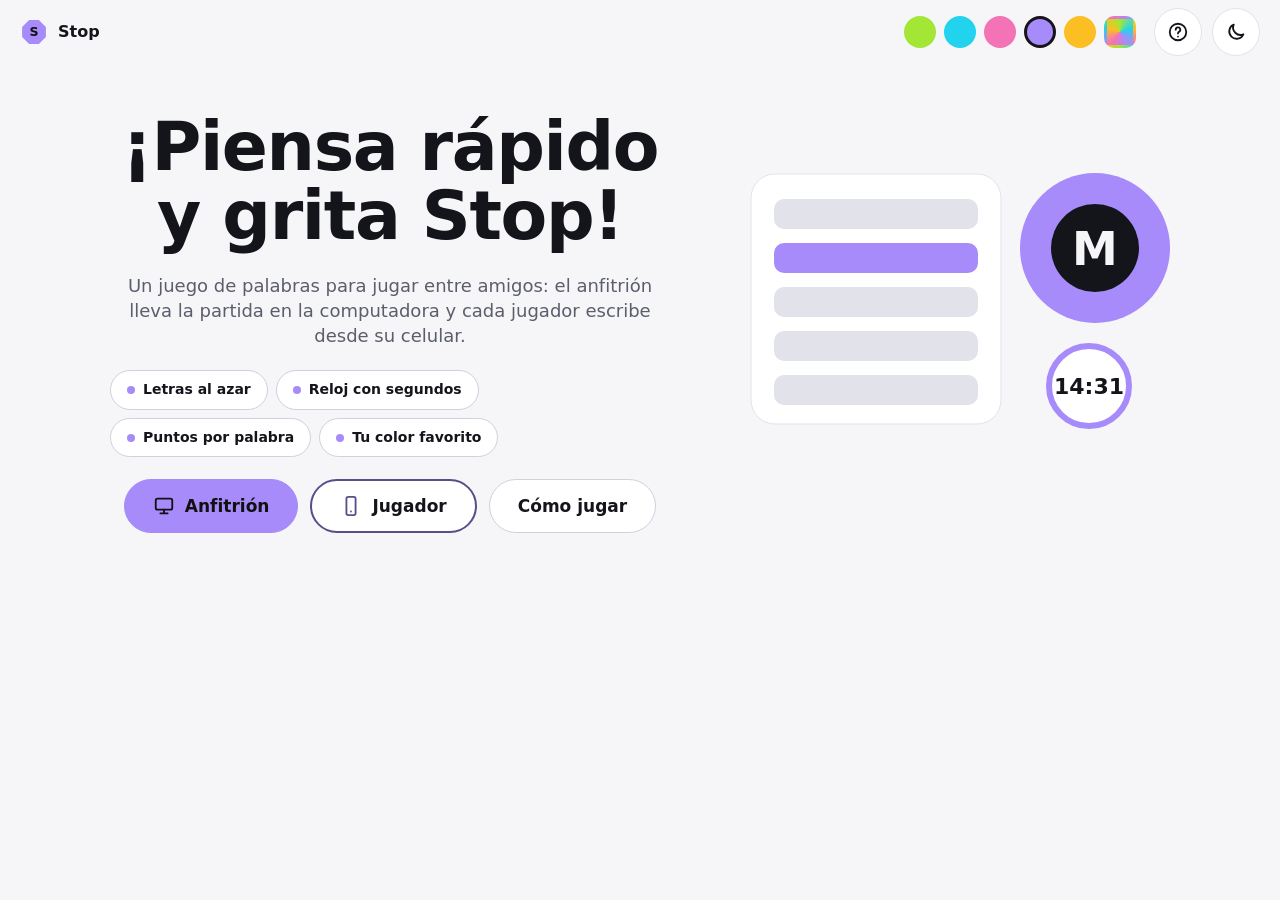
<file: index.html>
<!doctype html>
<html lang="es">
<head>
  <meta charset="utf-8">
  <meta name="viewport" content="width=device-width, initial-scale=1, viewport-fit=cover">
  <meta name="theme-color" content="#12131A">
  <title>Stop · Juego de palabras</title>
  <link rel="icon" href="img/icono.svg" type="image/svg+xml">
  <link rel="stylesheet" href="css/tono.css">
  <link rel="stylesheet" href="css/style.css">
  <!-- Tema y acento se aplican antes de pintar para evitar parpadeos -->
  <script src="js/nucleo/almacenamiento.js"></script>
  <script src="js/tono.js"></script>
</head>
<body>
  <div id="barra"></div>
  <main class="contenido">
    <section class="heroe">
      <div class="heroe__texto">
        <h1 class="heroe__titulo">¡Piensa rápido y grita Stop!</h1>
        <p class="heroe__subtitulo">Un juego de palabras para jugar entre amigos: el anfitrión lleva la partida en la computadora y cada jugador escribe desde su celular.</p>
        <div class="chips">
          <span class="chip">Letras al azar</span>
          <span class="chip">Reloj con segundos</span>
          <span class="chip">Puntos por palabra</span>
          <span class="chip">Tu color favorito</span>
        </div>
        <div class="heroe__botones">
          <a class="boton boton--primario" href="anfitrion.html">
            <svg width="22" height="22" viewBox="0 0 24 24" fill="none" stroke="currentColor" stroke-width="2" stroke-linecap="round" stroke-linejoin="round" role="img" aria-label="Pantalla"><rect x="3" y="4" width="18" height="12" rx="2"/><path d="M8 20h8M12 16v4"/></svg>
            Anfitrión
          </a>
          <a class="boton boton--contorno" href="jugador.html">
            <svg width="22" height="22" viewBox="0 0 24 24" fill="none" stroke="currentColor" stroke-width="2" stroke-linecap="round" stroke-linejoin="round" role="img" aria-label="Celular"><rect x="7" y="2" width="10" height="20" rx="2"/><path d="M12 18h.01"/></svg>
            Jugador
          </a>
          <button class="boton" type="button" id="boton-como-jugar">Cómo jugar</button>
        </div>
      </div>
      <svg class="ilustracion" viewBox="0 0 420 300" role="img" aria-label="Ilustración: tarjeta de respuestas, letra M y reloj">
        <rect class="il-tarjeta" x="1" y="1" width="250" height="250" rx="24"/>
        <rect class="il-barra" x="24" y="26" width="204" height="30" rx="10"/>
        <rect class="il-barra il-barra--activa" x="24" y="70" width="204" height="30" rx="10"/>
        <rect class="il-barra" x="24" y="114" width="204" height="30" rx="10"/>
        <rect class="il-barra" x="24" y="158" width="204" height="30" rx="10"/>
        <rect class="il-barra" x="24" y="202" width="204" height="30" rx="10"/>
        <circle class="il-circulo" cx="345" cy="75" r="75"/>
        <circle class="il-interior" cx="345" cy="75" r="44"/>
        <text class="il-letra" x="345" y="92" text-anchor="middle" font-size="46" font-family="system-ui, sans-serif">M</text>
        <circle class="il-aro" cx="339" cy="213" r="40"/>
        <text class="il-hora" x="339" y="221" text-anchor="middle" font-size="22" font-family="system-ui, sans-serif">14:31</text>
      </svg>
    </section>
  </main>

  <script src="js/nucleo/dom.js"></script>
  <script src="js/nucleo/portapapeles.js"></script>
  <script src="js/nucleo/iconos.js"></script>
  <script src="js/nucleo/tiempo.js"></script>
  <script src="js/nucleo/letras.js"></script>
  <script src="js/nucleo/categorias.js"></script>
  <script src="js/nucleo/puntuacion.js"></script>
  <script src="js/nucleo/codigo-sala.js"></script>
  <script src="js/barra.js"></script>
  <script src="js/vistas/inicio.js"></script>
</body>
</html>
</file>
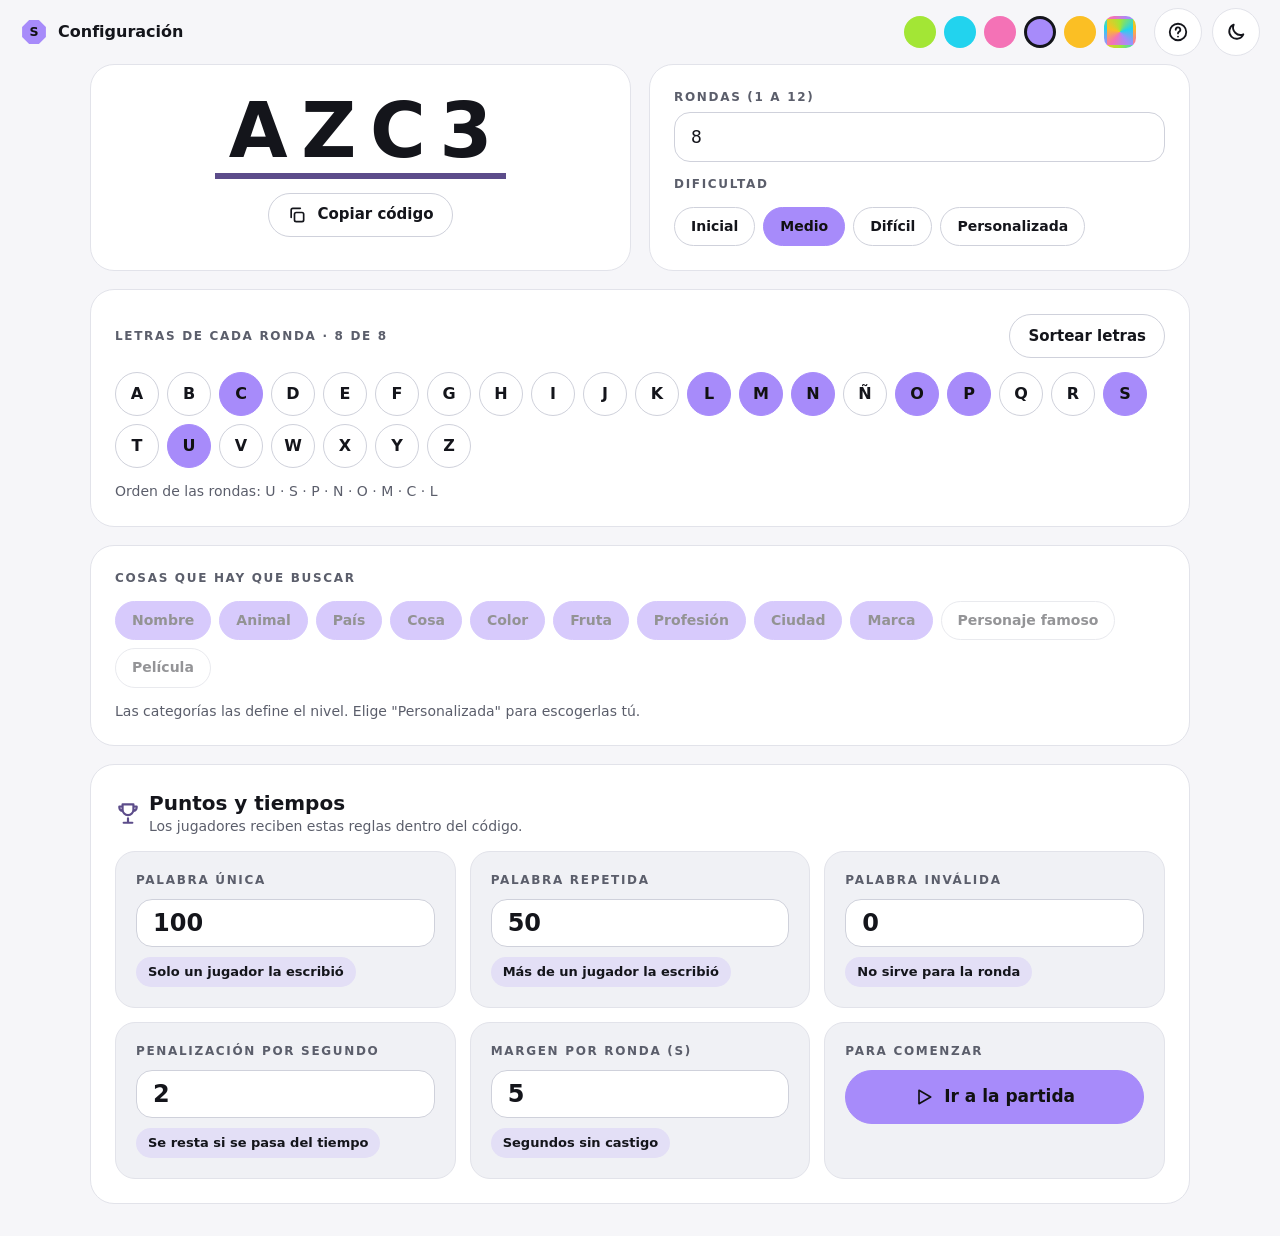
<file: anfitrion.html>
<!doctype html>
<html lang="es">
<head>
  <meta charset="utf-8">
  <meta name="viewport" content="width=device-width, initial-scale=1, viewport-fit=cover">
  <meta name="theme-color" content="#12131A">
  <title>Stop · Configuración</title>
  <link rel="icon" href="img/icono.svg" type="image/svg+xml">
  <link rel="stylesheet" href="css/tono.css">
  <link rel="stylesheet" href="css/style.css">
  <!-- Tema y acento se aplican antes de pintar para evitar parpadeos -->
  <script src="js/nucleo/almacenamiento.js"></script>
  <script src="js/tono.js"></script>
</head>
<body>
  <div id="barra"></div>
  <main class="contenido">
    <section class="fila-tarjetas">
      <article class="tarjeta tarjeta--centro">
        <button class="codigo-grande" type="button" id="codigo-sala" aria-label="Código de sala no disponible" disabled>----</button>
        <button class="boton boton--pequeno" type="button" id="boton-copiar" disabled>
          <svg width="20" height="20" viewBox="0 0 24 24" fill="none" stroke="currentColor" stroke-width="2" stroke-linecap="round" stroke-linejoin="round" role="img" aria-label="Copiar"><rect x="9" y="9" width="11" height="11" rx="2"/><path d="M5 15V6a2 2 0 0 1 2-2h9"/></svg>
          Copiar código
        </button>
      </article>
      <article class="tarjeta">
        <div class="campo">
          <label class="etiqueta" for="entrada-rondas">Rondas (1 a 12)</label>
          <input id="entrada-rondas" type="number" min="1" max="12" inputmode="numeric">
        </div>
        <span class="etiqueta" id="etiqueta-dificultad">Dificultad</span>
        <div class="chips" id="grupo-dificultad" role="group" aria-labelledby="etiqueta-dificultad"></div>
      </article>
    </section>
    <p class="aviso aviso--ok" id="mensaje-codigo" role="status"></p>

    <section class="tarjeta">
      <div class="chips" style="justify-content: space-between; align-items: center">
        <span class="etiqueta">Letras de cada ronda · <span id="contador-letras"></span></span>
        <button class="boton boton--pequeno" type="button" id="boton-sortear">Sortear letras</button>
      </div>
      <div class="chips" id="cuadricula-letras"></div>
      <p class="tarjeta__subtitulo" id="orden-letras"></p>
    </section>

    <section class="tarjeta">
      <span class="etiqueta" id="etiqueta-categorias">Cosas que hay que buscar</span>
      <div class="chips" id="grupo-categorias" role="group" aria-labelledby="etiqueta-categorias"></div>
      <p class="tarjeta__subtitulo" id="nota-categorias"></p>
      <div id="bloque-propias" class="contenido" style="width: 100%; gap: 10px; padding: 0" hidden>
        <span class="etiqueta">Tus categorías · <span id="contador-propias"></span></span>
        <div class="chips" id="lista-propias"></div>
        <form class="formulario-palabra" id="formulario-propia">
          <input id="entrada-propia" type="text" maxlength="20" autocomplete="off" aria-label="Nombre de la nueva categoría" placeholder="Ej.: Instrumento musical">
          <button class="boton boton--pequeno boton--primario" type="submit">Añadir categoría</button>
        </form>
        <p class="aviso" id="mensaje-propia" role="status"></p>
      </div>
    </section>

    <section class="tarjeta">
      <div class="chips" style="align-items: center; flex-wrap: nowrap">
        <svg width="26" height="26" viewBox="0 0 24 24" fill="none" stroke="var(--acento-fuerte)" stroke-width="2" stroke-linecap="round" stroke-linejoin="round" role="img" aria-label="Trofeo"><path d="M8 21h8M12 17v4M7 4h10v5a5 5 0 0 1-10 0zM7 6H4v1a3 3 0 0 0 3 3M17 6h3v1a3 3 0 0 1-3 3"/></svg>
        <div>
          <h1 class="tarjeta__titulo">Puntos y tiempos</h1>
          <p class="tarjeta__subtitulo">Los jugadores reciben estas reglas dentro del código.</p>
        </div>
      </div>
      <div class="rejilla-3">
        <div class="loseta"><label class="etiqueta" for="regla-unica">Palabra única</label><div class="campo campo--numero"><input id="regla-unica" type="number" min="0" max="1000" inputmode="numeric"></div><span class="chip chip--suave">Solo un jugador la escribió</span></div>
        <div class="loseta"><label class="etiqueta" for="regla-repetida">Palabra repetida</label><div class="campo campo--numero"><input id="regla-repetida" type="number" min="0" max="1000" inputmode="numeric"></div><span class="chip chip--suave">Más de un jugador la escribió</span></div>
        <div class="loseta"><label class="etiqueta" for="regla-invalida">Palabra inválida</label><div class="campo campo--numero"><input id="regla-invalida" type="number" min="0" max="1000" inputmode="numeric"></div><span class="chip chip--suave">No sirve para la ronda</span></div>
        <div class="loseta"><label class="etiqueta" for="regla-penalizacion">Penalización por segundo</label><div class="campo campo--numero"><input id="regla-penalizacion" type="number" min="0" max="100" inputmode="numeric"></div><span class="chip chip--suave">Se resta si se pasa del tiempo</span></div>
        <div class="loseta"><label class="etiqueta" for="regla-gracia">Margen por ronda (s)</label><div class="campo campo--numero"><input id="regla-gracia" type="number" min="0" max="60" inputmode="numeric"></div><span class="chip chip--suave">Segundos sin castigo</span></div>
        <div class="loseta">
          <span class="etiqueta">Para comenzar</span>
          <button class="boton boton--primario" type="button" id="boton-iniciar">
            <svg width="20" height="20" viewBox="0 0 24 24" fill="none" stroke="currentColor" stroke-width="2" stroke-linecap="round" stroke-linejoin="round" role="img" aria-label="Reproducir"><path d="M6 4l14 8-14 8z"/></svg>
            Ir a la partida
          </button>
          <a class="boton boton--pequeno" id="enlace-continuar" href="partida.html" hidden>Continuar la partida guardada</a>
        </div>
      </div>
      <p class="aviso" id="mensaje" role="status"></p>
    </section>
  </main>

  <script src="js/nucleo/dom.js"></script>
  <script src="js/nucleo/portapapeles.js"></script>
  <script src="js/nucleo/iconos.js"></script>
  <script src="js/nucleo/tiempo.js"></script>
  <script src="js/nucleo/letras.js"></script>
  <script src="js/nucleo/categorias.js"></script>
  <script src="js/nucleo/puntuacion.js"></script>
  <script src="js/nucleo/codigo-sala.js"></script>
  <script src="js/barra.js"></script>
  <script src="js/vistas/anfitrion.js"></script>
</body>
</html>
</file>
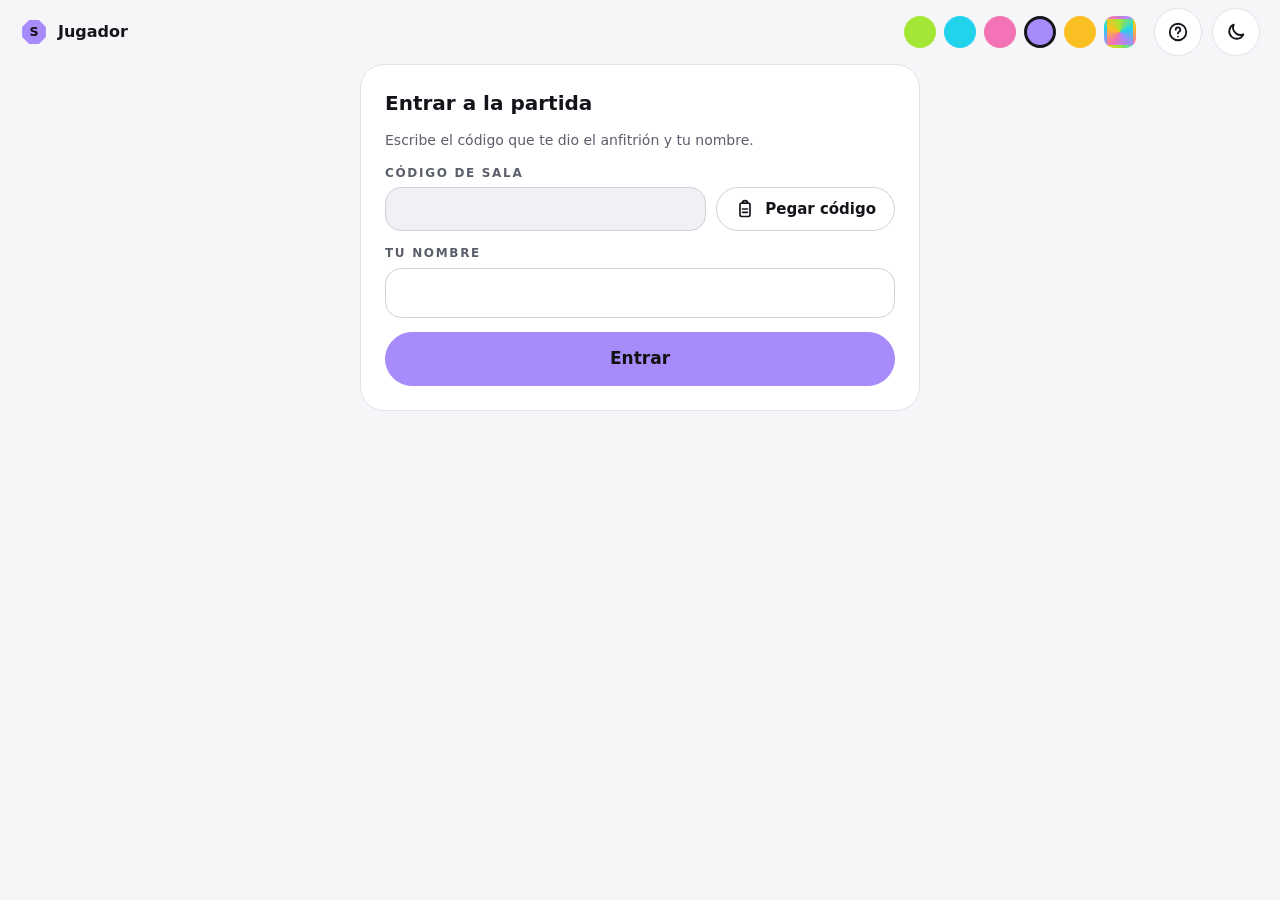
<file: jugador.html>
<!doctype html>
<html lang="es">
<head>
  <meta charset="utf-8">
  <meta name="viewport" content="width=device-width, initial-scale=1, viewport-fit=cover">
  <meta name="theme-color" content="#12131A">
  <title>Stop · Jugador</title>
  <link rel="icon" href="img/icono.svg" type="image/svg+xml">
  <link rel="stylesheet" href="css/tono.css">
  <link rel="stylesheet" href="css/style.css">
  <!-- Tema y acento se aplican antes de pintar para evitar parpadeos -->
  <script src="js/nucleo/almacenamiento.js"></script>
  <script src="js/tono.js"></script>
</head>
<body>
  <div id="barra"></div>
  <main class="contenido contenido--estrecho">

    <!-- 1. Ingreso -->
    <section id="pantalla-ingreso" class="tarjeta">
      <h1 class="tarjeta__titulo">Entrar a la partida</h1>
      <p class="tarjeta__subtitulo">Escribe el código que te dio el anfitrión y tu nombre.</p>
      <form id="formulario-ingreso" class="contenido" style="width: 100%; gap: 14px; padding: 0">
        <div class="campo"><label class="etiqueta" for="entrada-codigo">Código de sala</label>
          <div class="copiable">
            <input id="entrada-codigo" type="text" autocomplete="off" autocapitalize="characters" spellcheck="false">
            <button class="boton boton--pequeno" type="button" id="boton-pegar">
              <svg width="20" height="20" viewBox="0 0 24 24" fill="none" stroke="currentColor" stroke-width="2" stroke-linecap="round" stroke-linejoin="round" role="img" aria-label="Pegar"><rect x="6" y="5" width="12" height="16" rx="2"/><path d="M9 5a3 3 0 0 1 6 0M9 12h6M9 16h6"/></svg>
              Pegar código
            </button>
          </div>
        </div>
        <div class="campo"><label class="etiqueta" for="entrada-jugador">Tu nombre</label><input id="entrada-jugador" type="text" maxlength="20" autocomplete="nickname"></div>
        <p class="aviso" id="mensaje-ingreso" role="status"></p>
        <button class="boton boton--primario" type="submit">Entrar</button>
      </form>
    </section>

    <!-- 2. Ronda -->
    <section id="pantalla-ronda" hidden>
      <div class="contenido" style="width: 100%; padding: 0">
        <div class="chips" style="justify-content: space-between; align-items: center">
          <span style="font-weight: 800" id="ronda-sala"></span>
          <span class="chip" id="ronda-numero"></span>
        </div>
        <div class="tarjeta letra-tarjeta">
          <div class="insignia" id="ronda-insignia" role="img"><div class="insignia__letra" id="ronda-cifra" aria-hidden="true"></div></div>
          <div style="display: flex; flex-direction: column; gap: 8px; align-items: flex-start">
            <span class="etiqueta">Ronda en curso</span>
            <span class="tarjeta__subtitulo">La letra te la dicta el anfitrión.</span>
            <span class="tarjeta__subtitulo" id="hora-inicio"></span>
            <button class="boton boton--primario boton--pequeno" type="button" id="boton-iniciar">Iniciar ronda</button>
          </div>
        </div>
        <div id="campos" class="contenido" style="width: 100%; gap: 14px; padding: 0"></div>
        <div id="coordinacion" class="tarjeta" hidden></div>
      </div>
    </section>

    <!-- 3. Puntos totales -->
    <section id="pantalla-final" class="contenido" style="width: 100%; padding: 0" hidden>
      <div class="tarjeta tarjeta--centro">
        <span class="etiqueta">Puntos totales</span>
        <p class="codigo-grande" id="total-puntos">0</p>
        <p class="tarjeta__subtitulo" id="final-jugador"></p>
        <p class="tarjeta__subtitulo">El anfitrión audita estos datos si tienes la mayor puntuación.</p>
      </div>
      <div class="tarjeta" id="detalle-final"></div>
      <div class="tarjeta">
        <h2 class="tarjeta__titulo">Resultado para el anfitrión</h2>
        <p class="tarjeta__subtitulo">Lleva tus palabras, tus tiempos y tus puntos. El anfitrión lo pega en su pantalla y la app lo revisa sola.</p>
        <div class="chips">
          <button class="boton boton--primario" type="button" id="boton-copiar-resultado">
            <svg width="20" height="20" viewBox="0 0 24 24" fill="none" stroke="currentColor" stroke-width="2" stroke-linecap="round" stroke-linejoin="round" role="img" aria-label="Copiar"><rect x="9" y="9" width="11" height="11" rx="2"/><path d="M5 15V6a2 2 0 0 1 2-2h9"/></svg>
            Copiar resultado
          </button>
          <button class="boton" type="button" id="boton-compartir" hidden>Compartir</button>
        </div>
        <textarea class="area-texto" id="texto-resultado" readonly aria-label="Resultado para el anfitrión"></textarea>
        <p class="aviso aviso--ok" id="mensaje-resultado" role="status"></p>
      </div>
      <div class="chips">
        <button class="boton" type="button" id="boton-volver">Volver a la ronda</button>
        <button class="boton boton--pequeno" type="button" id="boton-nueva">Nueva partida</button>
      </div>
    </section>
  </main>

  <!-- Siempre visible abajo: hora con segundos y STOP -->
  <div class="barra-accion" id="barra-accion" hidden>
    <div class="barra-accion__hora"><span class="etiqueta">Hora</span><strong id="hora-actual" aria-live="off">--:--:--</strong></div>
    <button class="boton boton--primario boton-stop" type="button" id="boton-stop" disabled>
      <svg width="26" height="26" viewBox="0 0 24 24" fill="currentColor" stroke="currentColor" stroke-width="2" stroke-linecap="round" stroke-linejoin="round" role="img" aria-label="Octágono de parada"><path d="M8 2h8l6 6v8l-6 6H8l-6-6V8z"/></svg>
      Stop
    </button>
  </div>

  <script src="js/nucleo/dom.js"></script>
  <script src="js/nucleo/portapapeles.js"></script>
  <script src="js/nucleo/iconos.js"></script>
  <script src="js/nucleo/tiempo.js"></script>
  <script src="js/nucleo/letras.js"></script>
  <script src="js/nucleo/categorias.js"></script>
  <script src="js/nucleo/puntuacion.js"></script>
  <script src="js/nucleo/codigo-sala.js"></script>
  <script src="js/nucleo/resultado.js"></script>
  <script src="js/barra.js"></script>
  <script src="js/vistas/jugador.js"></script>
</body>
</html>
</file>
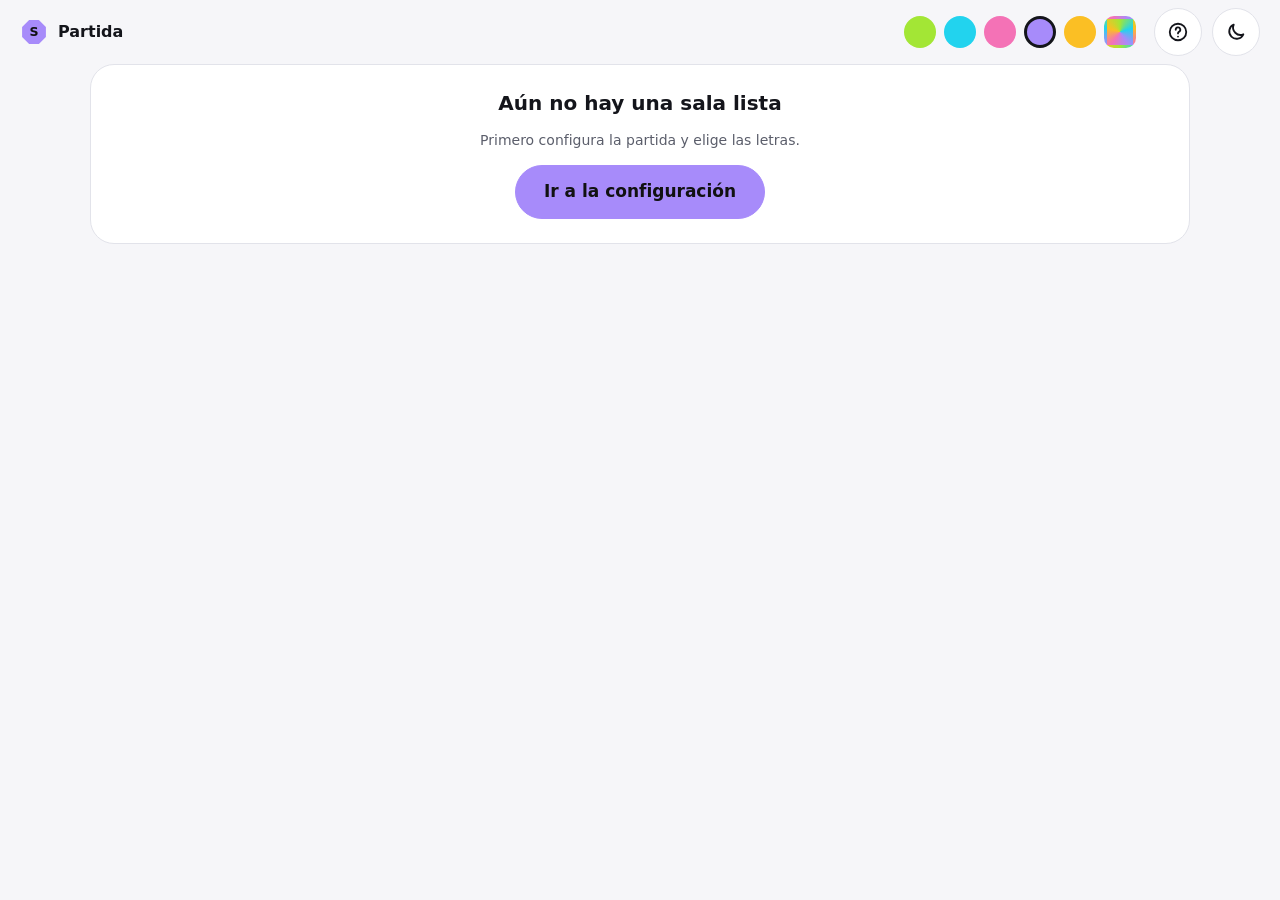
<file: partida.html>
<!doctype html>
<html lang="es">
<head>
  <meta charset="utf-8">
  <meta name="viewport" content="width=device-width, initial-scale=1, viewport-fit=cover">
  <meta name="theme-color" content="#12131A">
  <title>Stop · Partida</title>
  <link rel="icon" href="img/icono.svg" type="image/svg+xml">
  <link rel="stylesheet" href="css/tono.css">
  <link rel="stylesheet" href="css/style.css">
  <!-- Tema y acento se aplican antes de pintar para evitar parpadeos -->
  <script src="js/nucleo/almacenamiento.js"></script>
  <script src="js/tono.js"></script>
</head>
<body>
  <div id="barra"></div>
  <main class="contenido">

    <section id="pantalla-sin-sala" class="tarjeta tarjeta--centro" hidden>
      <h1 class="tarjeta__titulo">Aún no hay una sala lista</h1>
      <p class="tarjeta__subtitulo">Primero configura la partida y elige las letras.</p>
      <a class="boton boton--primario" href="anfitrion.html">Ir a la configuración</a>
    </section>

    <div id="pantalla-partida" class="contenido" style="width: 100%; padding: 0" hidden>
      <section class="fila-tarjetas">
        <article class="tarjeta tarjeta--ronda">
          <div class="insignia insignia--grande" id="letra-insignia" role="img"><div class="insignia__letra" id="letra-grande" aria-hidden="true"></div></div>
          <div>
            <span class="etiqueta" id="sala-codigo"></span>
            <h1 class="tarjeta__titulo" id="ronda-titulo"></h1>
            <span class="chip" id="estado-ronda"></span>
          </div>
        </article>
        <article class="tarjeta tarjeta--centro">
          <span class="etiqueta">Cronómetro de la ronda</span>
          <p class="reloj-grande" id="cronometro" aria-live="off">00:00</p>
          <p class="tarjeta__subtitulo" id="cronometro-detalle"></p>
          <p class="tarjeta__subtitulo">Hora: <strong id="hora-actual" aria-live="off">--:--:--</strong></p>
          <button class="boton boton--primario boton-accion" type="button" id="boton-accion"></button>
        </article>
      </section>

      <section class="tarjeta">
        <span class="etiqueta" id="etiqueta-orden">Orden de la partida</span>
        <div class="orden" id="orden-juego" role="list" aria-labelledby="etiqueta-orden"></div>
      </section>

      <div id="zona-fase" class="contenido" style="width: 100%; padding: 0"></div>
    </div>
  </main>

  <script src="js/nucleo/dom.js"></script>
  <script src="js/nucleo/portapapeles.js"></script>
  <script src="js/nucleo/iconos.js"></script>
  <script src="js/nucleo/tiempo.js"></script>
  <script src="js/nucleo/letras.js"></script>
  <script src="js/nucleo/categorias.js"></script>
  <script src="js/nucleo/puntuacion.js"></script>
  <script src="js/nucleo/codigo-sala.js"></script>
  <script src="js/barra.js"></script>
  <script src="js/vistas/partida.js"></script>
</body>
</html>
</file>
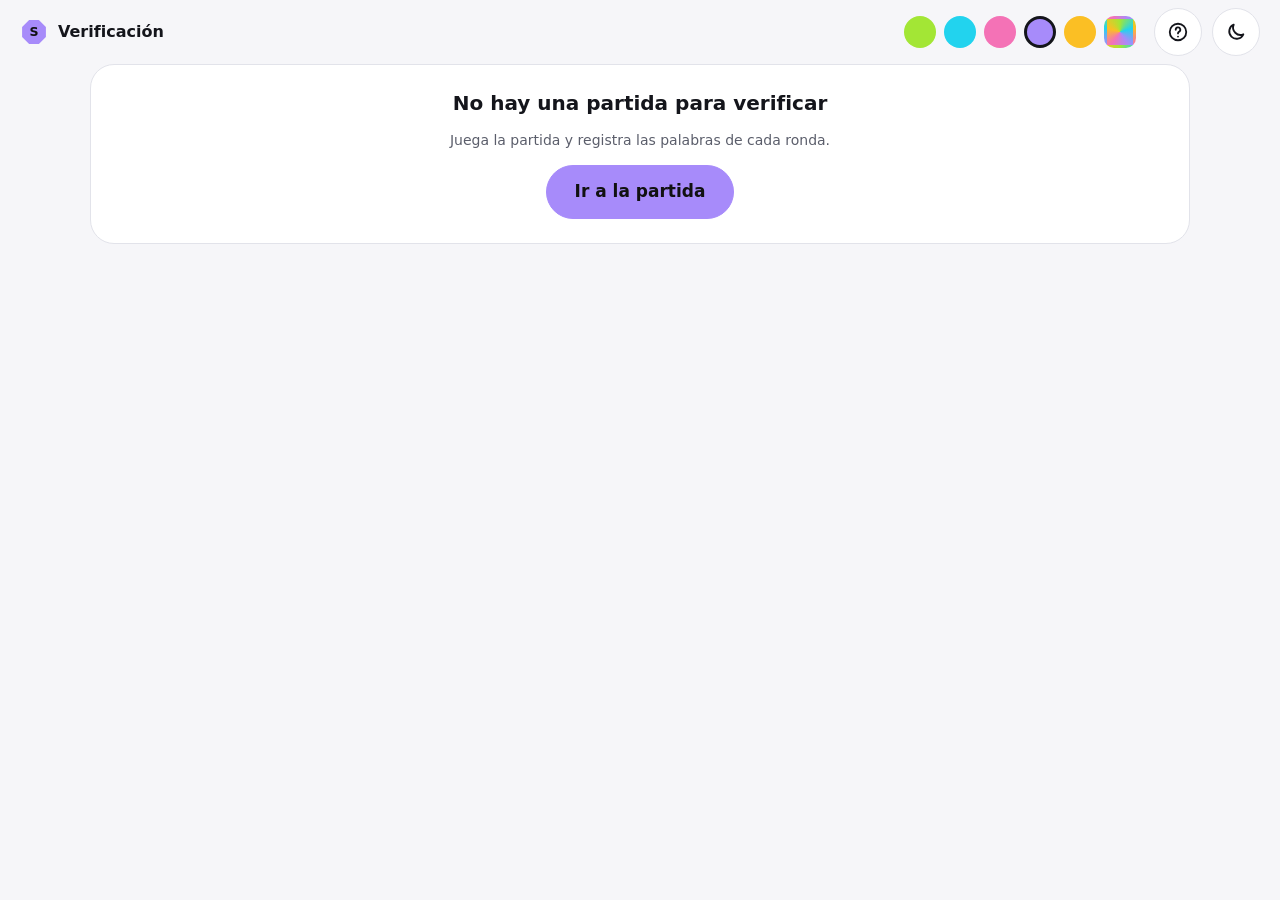
<file: verificacion.html>
<!doctype html>
<html lang="es">
<head>
  <meta charset="utf-8">
  <meta name="viewport" content="width=device-width, initial-scale=1, viewport-fit=cover">
  <meta name="theme-color" content="#12131A">
  <title>Stop · Verificación de victoria</title>
  <link rel="icon" href="img/icono.svg" type="image/svg+xml">
  <link rel="stylesheet" href="css/tono.css">
  <link rel="stylesheet" href="css/style.css">
  <!-- Tema y acento se aplican antes de pintar para evitar parpadeos -->
  <script src="js/nucleo/almacenamiento.js"></script>
  <script src="js/tono.js"></script>
</head>
<body>
  <div id="barra"></div>
  <main class="contenido">

    <section id="pantalla-sin-partida" class="tarjeta tarjeta--centro" hidden>
      <h1 class="tarjeta__titulo">No hay una partida para verificar</h1>
      <p class="tarjeta__subtitulo">Juega la partida y registra las palabras de cada ronda.</p>
      <a class="boton boton--primario" href="partida.html">Ir a la partida</a>
    </section>

    <div id="pantalla-verificacion" class="contenido" style="width: 100%; padding: 0" hidden>
      <section class="tarjeta">
        <div class="chips" style="justify-content: space-between; align-items: center">
          <div>
            <h1 class="tarjeta__titulo">Verificación de victoria</h1>
            <p class="tarjeta__subtitulo">Cada jugador comparte su resultado desde el celular. Pégalo aquí y la app revisa sola sus palabras, sus tiempos y sus puntos.</p>
          </div>
          <a class="boton boton--pequeno" href="partida.html">Volver a la partida</a>
        </div>
        <div class="chips">
          <button class="boton boton--primario" type="button" id="boton-pegar-resultado">
            <svg width="20" height="20" viewBox="0 0 24 24" fill="none" stroke="currentColor" stroke-width="2" stroke-linecap="round" stroke-linejoin="round" role="img" aria-label="Pegar"><rect x="6" y="5" width="12" height="16" rx="2"/><path d="M9 5a3 3 0 0 1 6 0M9 12h6M9 16h6"/></svg>
            Pegar resultado
          </button>
        </div>
        <details class="plegable" id="detalle-pegado">
          <summary>¿No funciona el botón? Pega el resultado aquí</summary>
          <form class="formulario-palabra" id="formulario-resultado">
            <textarea class="area-texto" id="entrada-resultado" aria-label="Resultado del jugador"></textarea>
            <button class="boton boton--pequeno boton--primario" type="submit">Añadir resultado</button>
          </form>
        </details>
        <details class="plegable">
          <summary>¿Un jugador no puede enviar su resultado? Anótalo a mano</summary>
          <form class="formulario-linea" id="formulario-declaracion">
            <input id="entrada-nombre" type="text" maxlength="20" autocomplete="off" aria-label="Nombre del jugador" placeholder="Nombre">
            <input id="entrada-puntos" type="number" min="0" max="99999" inputmode="numeric" aria-label="Puntos que declara" placeholder="Puntos">
            <button class="boton boton--pequeno" type="submit">Anotar jugador</button>
          </form>
          <p class="aviso" id="mensaje-declaracion" role="status"></p>
        </details>
        <p class="aviso" id="mensaje-resultado" role="status"></p>
      </section>

      <section class="tarjeta" id="resumen-verificacion"></section>

      <div id="zona-auditoria" class="contenido" style="width: 100%; padding: 0"></div>
    </div>
  </main>

  <script src="js/nucleo/dom.js"></script>
  <script src="js/nucleo/portapapeles.js"></script>
  <script src="js/nucleo/iconos.js"></script>
  <script src="js/nucleo/tiempo.js"></script>
  <script src="js/nucleo/letras.js"></script>
  <script src="js/nucleo/categorias.js"></script>
  <script src="js/nucleo/puntuacion.js"></script>
  <script src="js/nucleo/codigo-sala.js"></script>
  <script src="js/nucleo/resultado.js"></script>
  <script src="js/barra.js"></script>
  <script src="js/vistas/verificacion.js"></script>
</body>
</html>
</file>
<file: css/tono.css>
/* ==========================================================
   tono.css · Variables de tema (claro/oscuro), acento y contraste
   El tema oscuro es el base. El claro se activa por preferencia
   del sistema o por data-tema="claro" (botón de la barra).
   ========================================================== */
:root {
  color-scheme: dark;

  /* Superficies */
  --fondo: #12131A;
  --superficie: #1F2027;
  --superficie-2: #191A21;
  --borde: #2C2D36;
  --borde-fuerte: #34353F;

  /* Texto */
  --texto: #F4F4F6;
  --texto-tenue: #B4B6C0;

  /* Acento (lo escribe js/tono.js) */
  --acento: #A78BFA;
  --sobre-acento: #111111;
  --acento-fuerte: var(--acento);
  --acento-suave: color-mix(in srgb, var(--acento) 18%, var(--superficie-2));

  /* Estados */
  --peligro: #F87171;
}

/* Tema claro por preferencia del sistema */
@media (prefers-color-scheme: light) {
  :root:not([data-tema="oscuro"]) {
    color-scheme: light;
    --fondo: #F6F6F9;
    --superficie: #FFFFFF;
    --superficie-2: #F0F1F5;
    --borde: #E2E3EA;
    --borde-fuerte: #CFD1DB;
    --texto: #14151B;
    --texto-tenue: #5B5E6B;
    --peligro: #B91C1C;
    --acento-fuerte: color-mix(in srgb, var(--acento) 55%, #000);
  }
}

/* Tema claro forzado por el botón */
:root[data-tema="claro"] {
  color-scheme: light;
  --fondo: #F6F6F9;
  --superficie: #FFFFFF;
  --superficie-2: #F0F1F5;
  --borde: #E2E3EA;
  --borde-fuerte: #CFD1DB;
  --texto: #14151B;
  --texto-tenue: #5B5E6B;
  --peligro: #B91C1C;
  --acento-fuerte: color-mix(in srgb, var(--acento) 55%, #000);
}
</file>
<file: css/style.css>
/* ==========================================================
   style.css · Estructura y componentes (los colores vienen de tono.css)
   ========================================================== */

/* ---------- Base ---------- */
*, *::before, *::after { box-sizing: border-box; }
html { -webkit-text-size-adjust: 100%; }
body {
  margin: 0;
  min-height: 100vh;
  background: var(--fondo);
  color: var(--texto);
  font-family: system-ui, -apple-system, "Segoe UI", Roboto, sans-serif;
  font-size: 16px;
  line-height: 1.4;
  /* Áreas seguras: notch y barra inferior */
  padding: env(safe-area-inset-top) env(safe-area-inset-right) env(safe-area-inset-bottom) env(safe-area-inset-left);
  transition: background-color .15s, color .15s;
}
body.con-barra-accion { padding-bottom: calc(110px + env(safe-area-inset-bottom)); }
button, input { font: inherit; color: inherit; }
button { cursor: pointer; }
button:disabled { cursor: not-allowed; opacity: .45; }
:focus-visible { outline: 3px solid var(--acento-fuerte); outline-offset: 2px; }
[hidden] { display: none !important; }
svg { flex: none; }
h1, h2, p { margin: 0; }

/* ---------- Barra superior ---------- */
.barra { display: flex; align-items: center; gap: 10px; min-height: 56px; padding: 8px 20px; flex-wrap: wrap; }
.barra__marca { display: flex; align-items: center; gap: 10px; margin-right: auto; color: var(--texto); font-weight: 800; text-decoration: none; }
.acentos { display: flex; align-items: center; gap: 8px; margin-right: 8px; }
.punto-acento, .punto-libre { position: relative; width: 32px; height: 32px; padding: 0; border: 3px solid transparent; }
.punto-acento { border-radius: 50%; background: var(--color); }
.punto-acento[aria-pressed="true"] { border-color: var(--texto); }
.punto-acento::after, .punto-libre::after { content: ""; position: absolute; inset: -6px; } /* área táctil de 44 px */
.punto-libre { border-radius: 10px; overflow: hidden; background: conic-gradient(#A3E635, #22D3EE, #A78BFA, #F472B6, #FBBF24, #A3E635); }
.punto-libre input { position: absolute; inset: 0; width: 100%; height: 100%; opacity: 0; cursor: pointer; }
.boton-circular { display: flex; align-items: center; justify-content: center; width: 48px; height: 48px; border: 1px solid var(--borde); border-radius: 50%; background: var(--superficie); color: var(--texto); transition: background-color .15s; }
.logo-forma { fill: var(--acento); }
.logo-texto { fill: var(--sobre-acento); }

/* ---------- Estructura ---------- */
.contenido { display: flex; flex-direction: column; gap: 18px; width: min(1100px, 100% - 40px); margin: 0 auto; padding-bottom: 32px; }
.fila-tarjetas { display: flex; gap: 18px; }
.fila-tarjetas > * { flex: 1; min-width: 0; }
.rejilla-3 { display: grid; grid-template-columns: repeat(3, 1fr); gap: 14px; }

/* ---------- Tarjetas y losetas ---------- */
.tarjeta { background: var(--superficie); border: 1px solid var(--borde); border-radius: 24px; padding: 24px; display: flex; flex-direction: column; gap: 14px; }
.tarjeta--centro { align-items: center; text-align: center; }
.tarjeta__titulo { font-size: 20px; font-weight: 800; }
.tarjeta__subtitulo { color: var(--texto-tenue); font-size: 14px; }
.loseta { background: var(--superficie-2); border: 1px solid var(--borde); border-radius: 20px; padding: 20px; display: flex; flex-direction: column; gap: 10px; }
.loseta__cifra { font-size: 34px; font-weight: 800; }
.etiqueta { color: var(--texto-tenue); font-size: 12px; font-weight: 800; letter-spacing: .14em; text-transform: uppercase; }

/* ---------- Chips y botones ---------- */
.chip { display: inline-flex; align-items: center; gap: 8px; padding: 9px 16px; border: 1px solid var(--borde-fuerte); border-radius: 999px; background: var(--superficie); font-size: 14px; font-weight: 600; transition: background-color .15s; }
.chip::before { content: ""; width: 8px; height: 8px; border-radius: 50%; background: var(--acento); }
.chip--suave { align-self: flex-start; border: 0; background: var(--acento-suave); font-size: 13px; padding: 6px 12px; }
.chip--suave::before { display: none; }
button.chip::before { display: none; }
button.chip[aria-pressed="true"] { background: var(--acento); border-color: var(--acento); color: var(--sobre-acento); font-weight: 800; }
.chips { display: flex; flex-wrap: wrap; gap: 8px; }
.boton { display: inline-flex; align-items: center; justify-content: center; gap: 10px; min-height: 54px; padding: 0 28px; border: 1px solid var(--borde-fuerte); border-radius: 999px; background: var(--superficie); color: var(--texto); font-size: 17px; font-weight: 800; text-decoration: none; transition: background-color .15s; }
.boton--primario { border-color: var(--acento); background: var(--acento); color: var(--sobre-acento); }
.boton--contorno { border: 2px solid var(--acento-fuerte); }
.boton--contorno svg { stroke: var(--acento-fuerte); }
.boton--pequeno { min-height: 44px; padding: 0 18px; font-size: 15px; }
.letra-chip { display: inline-flex; align-items: center; justify-content: center; width: 44px; height: 44px; border: 1px solid var(--borde-fuerte); border-radius: 50%; background: var(--superficie); font-weight: 800; }
button.letra-chip[aria-pressed="true"] { background: var(--acento); border-color: var(--acento); color: var(--sobre-acento); }

/* ---------- Campos ---------- */
.campo { display: flex; flex-direction: column; gap: 6px; }
.campo input { width: 100%; height: 50px; padding: 0 16px; border: 1px solid var(--borde-fuerte); border-radius: 16px; background: var(--superficie); font-size: 17px; }
.campo input:disabled { opacity: .6; }
.loseta .campo input { background: var(--superficie); }
.aviso { min-height: 1.4em; color: var(--peligro); font-size: 14px; font-weight: 600; }
.aviso--ok { color: var(--texto-tenue); }

/* ---------- Inicio ---------- */
.heroe { display: flex; align-items: center; justify-content: center; gap: 80px; padding: 48px 0; }
.heroe__texto { display: flex; flex-direction: column; align-items: center; gap: 22px; width: 560px; max-width: 100%; text-align: center; }
.heroe__titulo { font-size: 68px; font-weight: 800; letter-spacing: -.02em; line-height: 1.02; }
.heroe__subtitulo { color: var(--texto-tenue); font-size: 18px; }
.heroe__botones { display: flex; flex-wrap: wrap; justify-content: center; gap: 12px; }
.ilustracion { width: 420px; max-width: 100%; height: auto; }
.il-tarjeta { fill: var(--superficie); stroke: var(--borde); }
.il-barra { fill: var(--borde); }
.il-barra--activa, .il-circulo { fill: var(--acento); }
.il-interior { fill: var(--texto); }
.il-letra { fill: var(--fondo); font-weight: 800; }
.il-aro { fill: var(--superficie); stroke: var(--acento); stroke-width: 6; }
.il-hora { fill: var(--texto); font-weight: 800; }

/* ---------- Anfitrión ---------- */
button.codigo-grande { border-width: 0 0 6px; border-style: solid; background: none; color: inherit; font-family: inherit; cursor: pointer; }
.codigo-grande--medio { font-size: 52px; }
.codigo-grande--largo { font-size: 34px; letter-spacing: .12em; }
.codigo-grande { padding: 0 0 0 .18em; border-bottom: 6px solid var(--acento-fuerte); font-size: 76px; font-weight: 800; letter-spacing: .18em; line-height: 1.1; }
.copiable { display: flex; flex-wrap: wrap; gap: 10px; width: 100%; }
.copiable input { flex: 1; min-width: 160px; height: 44px; padding: 0 14px; border: 1px solid var(--borde-fuerte); border-radius: 16px; background: var(--superficie-2); font-size: 14px; }
.loseta .campo--numero input { height: 48px; font-size: 24px; font-weight: 800; }

/* ---------- Jugador ---------- */
.letra-tarjeta { flex-direction: row; align-items: center; gap: 18px; }
.insignia { display: flex; align-items: center; justify-content: center; width: 96px; height: 96px; border-radius: 50%; background: var(--acento); }
.insignia__letra { display: flex; align-items: center; justify-content: center; width: 62px; height: 62px; border-radius: 50%; background: var(--texto); color: var(--fondo); font-size: 36px; font-weight: 800; }
.cifra-grande { font-size: 34px; font-weight: 800; font-variant-numeric: tabular-nums; }
.fila-palabra { display: grid; grid-template-columns: 1fr auto auto; align-items: center; gap: 10px; padding: 12px 0; border-bottom: 1px solid var(--borde); }
.fila-palabra:last-child { border-bottom: 0; }
.fila-palabra__nombre { grid-column: 1 / -1; }
.fila-palabra__palabra { overflow-wrap: anywhere; font-size: 18px; font-weight: 800; }
.fila-palabra__pista { color: var(--peligro); font-size: 13px; font-weight: 600; }
.marcas { display: flex; gap: 6px; }
.marca { min-height: 44px; padding: 0 12px; border: 2px solid var(--borde-fuerte); border-radius: 999px; background: transparent; font-size: 13px; font-weight: 800; transition: background-color .15s; }
.marca[aria-pressed="true"] { border-color: var(--acento); background: var(--acento); color: var(--sobre-acento); }
.marca--invalida[aria-pressed="true"] { border-color: var(--peligro); background: var(--peligro); color: var(--fondo); }
.marca:disabled { opacity: .7; }
.puntos { min-width: 52px; text-align: right; font-size: 18px; font-weight: 800; }
.barra-accion { position: fixed; right: 0; bottom: 0; left: 0; display: flex; align-items: center; gap: 14px; padding: 12px 20px calc(12px + env(safe-area-inset-bottom)); border-top: 1px solid var(--borde); background: var(--fondo); }
.barra-accion__hora { display: flex; flex-direction: column; min-width: 110px; }
.barra-accion__hora strong { font-size: 24px; font-variant-numeric: tabular-nums; }
.boton-stop { flex: 1; min-height: 62px; border-radius: 999px; font-size: 22px; letter-spacing: .12em; text-transform: uppercase; }
.detalle-ronda { display: flex; flex-direction: column; gap: 6px; padding: 14px 0; border-bottom: 1px solid var(--borde); }
.detalle-ronda:last-child { border-bottom: 0; }
.detalle-ronda__cabecera { display: flex; justify-content: space-between; align-items: center; font-weight: 800; }
.detalle-ronda__datos { color: var(--texto-tenue); font-size: 14px; overflow-wrap: anywhere; }

/* ---------- Diálogo de ayuda ---------- */
dialog { width: min(520px, calc(100% - 32px)); padding: 24px; border: 1px solid var(--borde); border-radius: 24px; background: var(--superficie); color: var(--texto); }
dialog::backdrop { background: rgba(0, 0, 0, .6); }
dialog { max-height: 90vh; overflow: auto; }
dialog ol { display: flex; flex-direction: column; gap: 12px; margin: 16px 0 20px; padding-left: 24px; font-size: 17px; }
dialog li::marker { color: var(--acento-fuerte); font-weight: 800; }

/* ---------- Pantallas pequeñas ---------- */
@media (max-width: 800px) {
  .heroe { flex-direction: column; gap: 32px; padding: 24px 0; }
  .heroe__titulo { font-size: 40px; }
  .fila-tarjetas, .rejilla-3 { grid-template-columns: 1fr; flex-direction: column; }
  .codigo-grande { font-size: 56px; }
}

/* ---------- Movimiento reducido ---------- */
@media (prefers-reduced-motion: reduce) {
  *, *::before, *::after { transition: none !important; animation: none !important; }
}

/* ---------- Ancho estrecho (vista de celular) ---------- */
.contenido--estrecho { width: min(560px, 100% - 40px); }
.contenido--estrecho .total-ronda { margin-top: 4px; }

/* ---------- Partida (anfitrión) ---------- */
.tarjeta--ronda { flex-direction: row; align-items: center; gap: 24px; }
.tarjeta--ronda > div:last-child { display: flex; flex-direction: column; align-items: flex-start; gap: 10px; }
.insignia--grande { width: 140px; height: 140px; }
.insignia--grande .insignia__letra { width: 92px; height: 92px; font-size: 56px; }
.insignia--grande .insignia__letra--texto { font-size: 24px; }
.reloj-grande { font-size: 64px; font-weight: 800; font-variant-numeric: tabular-nums; line-height: 1.05; }
.boton-accion { min-height: 60px; font-size: 18px; }
.orden { display: flex; flex-wrap: wrap; gap: 8px; }
.orden__ronda { display: flex; flex-direction: column; align-items: center; gap: 2px; min-width: 64px; padding: 8px 12px; border: 1px solid var(--borde-fuerte); border-radius: 16px; background: var(--superficie); transition: background-color .15s; }
.orden__ronda small { color: var(--texto-tenue); font-size: 11px; font-weight: 800; letter-spacing: .1em; text-transform: uppercase; }
.orden__ronda strong { font-size: 24px; }
.orden__ronda--hecha { background: var(--acento-suave); }
.orden__ronda--actual { border-color: var(--acento); background: var(--acento); color: var(--sobre-acento); }
.orden__ronda--actual small { color: inherit; }
.fila-registro { display: grid; grid-template-columns: 1fr auto 56px 44px; align-items: center; gap: 10px; padding: 8px 0; border-bottom: 1px solid var(--borde); }
.fila-registro__texto { overflow-wrap: anywhere; font-size: 18px; font-weight: 800; }
.formulario-palabra { display: flex; flex-wrap: wrap; gap: 10px; }
.formulario-palabra input { flex: 1; min-width: 160px; height: 48px; padding: 0 16px; border: 1px solid var(--borde-fuerte); border-radius: 16px; background: var(--superficie-2); font-size: 17px; }
.boton-quitar { position: relative; display: inline-flex; align-items: center; justify-content: center; width: 36px; height: 36px; padding: 0; border: 0; border-radius: 50%; background: transparent; color: var(--texto-tenue); }
.boton-quitar::after { content: ""; position: absolute; inset: -4px; }
.fila-barra { display: grid; grid-template-columns: 100px 1fr 80px; align-items: center; gap: 12px; padding: 8px 0; }
.barra-puntos { height: 10px; overflow: hidden; border-radius: 5px; background: var(--superficie-2); }
.barra-puntos > span { display: block; height: 100%; border-radius: 5px; background: var(--acento); transition: width .15s; }

/* ---------- Verificación de victoria ---------- */
.formulario-linea { display: flex; flex-wrap: wrap; gap: 10px; }
.formulario-linea input { flex: 1; min-width: 140px; height: 48px; padding: 0 16px; border: 1px solid var(--borde-fuerte); border-radius: 16px; background: var(--superficie-2); font-size: 17px; }
.formulario-linea input[type="number"] { flex: 0 0 140px; }
.fila-auditoria { display: grid; grid-template-columns: 130px 1fr auto 56px; align-items: center; gap: 10px; padding: 10px 0; border-bottom: 1px solid var(--borde); }
.fila-auditoria input { width: 100%; height: 48px; padding: 0 16px; border: 1px solid var(--borde-fuerte); border-radius: 16px; background: var(--superficie-2); font-size: 17px; }
.fila-auditoria__estado { grid-column: 2 / -1; color: var(--texto-tenue); font-size: 13px; font-weight: 600; }
.estado--ok { color: var(--acento-fuerte); }
.estado--alerta { color: var(--peligro); }
.fila-tiempo { display: flex; align-items: center; justify-content: space-between; gap: 12px; font-size: 15px; }
.fila-tiempo input { width: 140px; height: 44px; padding: 0 12px; border: 1px solid var(--borde-fuerte); border-radius: 14px; background: var(--superficie-2); font-size: 16px; font-variant-numeric: tabular-nums; text-align: center; }
.total-ronda { display: flex; align-items: center; justify-content: space-between; padding-top: 12px; border-top: 1px solid var(--borde); }
.total-ronda strong { font-size: 30px; }
.veredicto { font-size: 17px; font-weight: 800; }

@media (max-width: 800px) {
  .tarjeta--ronda { flex-direction: column; text-align: center; }
  .tarjeta--ronda > div:last-child { align-items: center; }
  .reloj-grande { font-size: 48px; }
  .fila-registro { grid-template-columns: 1fr auto; }
  .fila-registro .marcas { grid-column: 1 / -1; grid-row: 2; flex-wrap: wrap; }
  .fila-auditoria { grid-template-columns: 1fr auto; }
  .fila-auditoria > .etiqueta, .fila-auditoria > input, .fila-auditoria .marcas { grid-column: 1 / -1; }
  .fila-auditoria .marcas { flex-wrap: wrap; }
  .fila-auditoria__estado { grid-column: 1 / -1; }
  .fila-barra { grid-template-columns: 80px 1fr 70px; }
}

/* ---------- Categorías propias y códigos largos ---------- */
.chip--propia { padding-right: 6px; }
.codigo-grande--muy-largo { font-size: 22px; letter-spacing: .08em; }
button.codigo-grande { max-width: 100%; overflow-wrap: anywhere; }
.copiable input { text-transform: uppercase; }

/* ---------- Ajustes de aspecto ---------- */
.insignia { flex: none; }
.aviso:empty { position: absolute; } /* un aviso vacío no ocupa espacio entre tarjetas */

/* Palabras del jugador tras STOP: la palabra arriba y los botones debajo, sin apretarse */
.fila-palabra { grid-template-columns: 1fr auto; grid-template-areas: "nombre nombre" "palabra puntos" "marcas marcas"; gap: 8px 10px; }
.fila-palabra__nombre { grid-area: nombre; }
.fila-palabra__palabra { grid-area: palabra; }
.fila-palabra > .puntos { grid-area: puntos; }
.fila-palabra > .marcas { grid-area: marcas; }
.fila-palabra > .marcas .marca { flex: 1; }

/* Barra superior compacta en celulares: el título se oculta y los controles caben en una fila */
@media (max-width: 480px) {
  .barra { gap: 6px; padding: 8px 12px; }
  .barra__titulo { display: none; }
  .acentos { gap: 6px; margin-right: 0; }
  .punto-acento, .punto-libre { width: 28px; height: 28px; }
  .boton-circular { width: 40px; height: 40px; }
}

/* ---------- Verificación automática ---------- */
.area-texto { width: 100%; min-height: 96px; padding: 12px; border: 1px solid var(--borde-fuerte); border-radius: 16px; background: var(--superficie-2); color: var(--texto); font-family: ui-monospace, Menlo, Consolas, monospace; font-size: 13px; overflow-wrap: anywhere; resize: vertical; }
.plegable summary { padding: 6px 0; color: var(--texto-tenue); font-weight: 700; cursor: pointer; }
.plegable[open] summary { margin-bottom: 10px; }
.titulo-ganador { font-size: 36px; font-weight: 800; }
.chip--ok { background: var(--acento); color: var(--sobre-acento); font-weight: 800; }
.chip--alerta { background: color-mix(in srgb, var(--peligro) 22%, var(--superficie-2)); }
.fila-resultado { display: grid; grid-template-columns: 28px 1fr auto auto auto auto 44px; align-items: center; gap: 10px; padding: 10px 0; border-bottom: 1px solid var(--borde); }
.fila-resultado > .puntos:first-child { min-width: 0; text-align: center; }
.dato-resultado { display: flex; flex-direction: column; align-items: flex-end; }

@media (max-width: 800px) {
  .fila-resultado { grid-template-columns: 28px 1fr 1fr; grid-template-areas: "posicion nombre quitar" ". declara palabras" ". estado detalle"; row-gap: 8px; }
  .fila-resultado > :nth-child(1) { grid-area: posicion; }
  .fila-resultado > :nth-child(2) { grid-area: nombre; }
  .fila-resultado > :nth-child(3) { grid-area: declara; align-items: flex-start; }
  .fila-resultado > :nth-child(4) { grid-area: palabras; align-items: flex-start; }
  .fila-resultado > :nth-child(5) { grid-area: estado; justify-self: start; }
  .fila-resultado > :nth-child(6) { grid-area: detalle; justify-self: start; }
  .fila-resultado > :nth-child(7) { grid-area: quitar; justify-self: end; }
  .titulo-ganador { font-size: 28px; }
}
</file>
